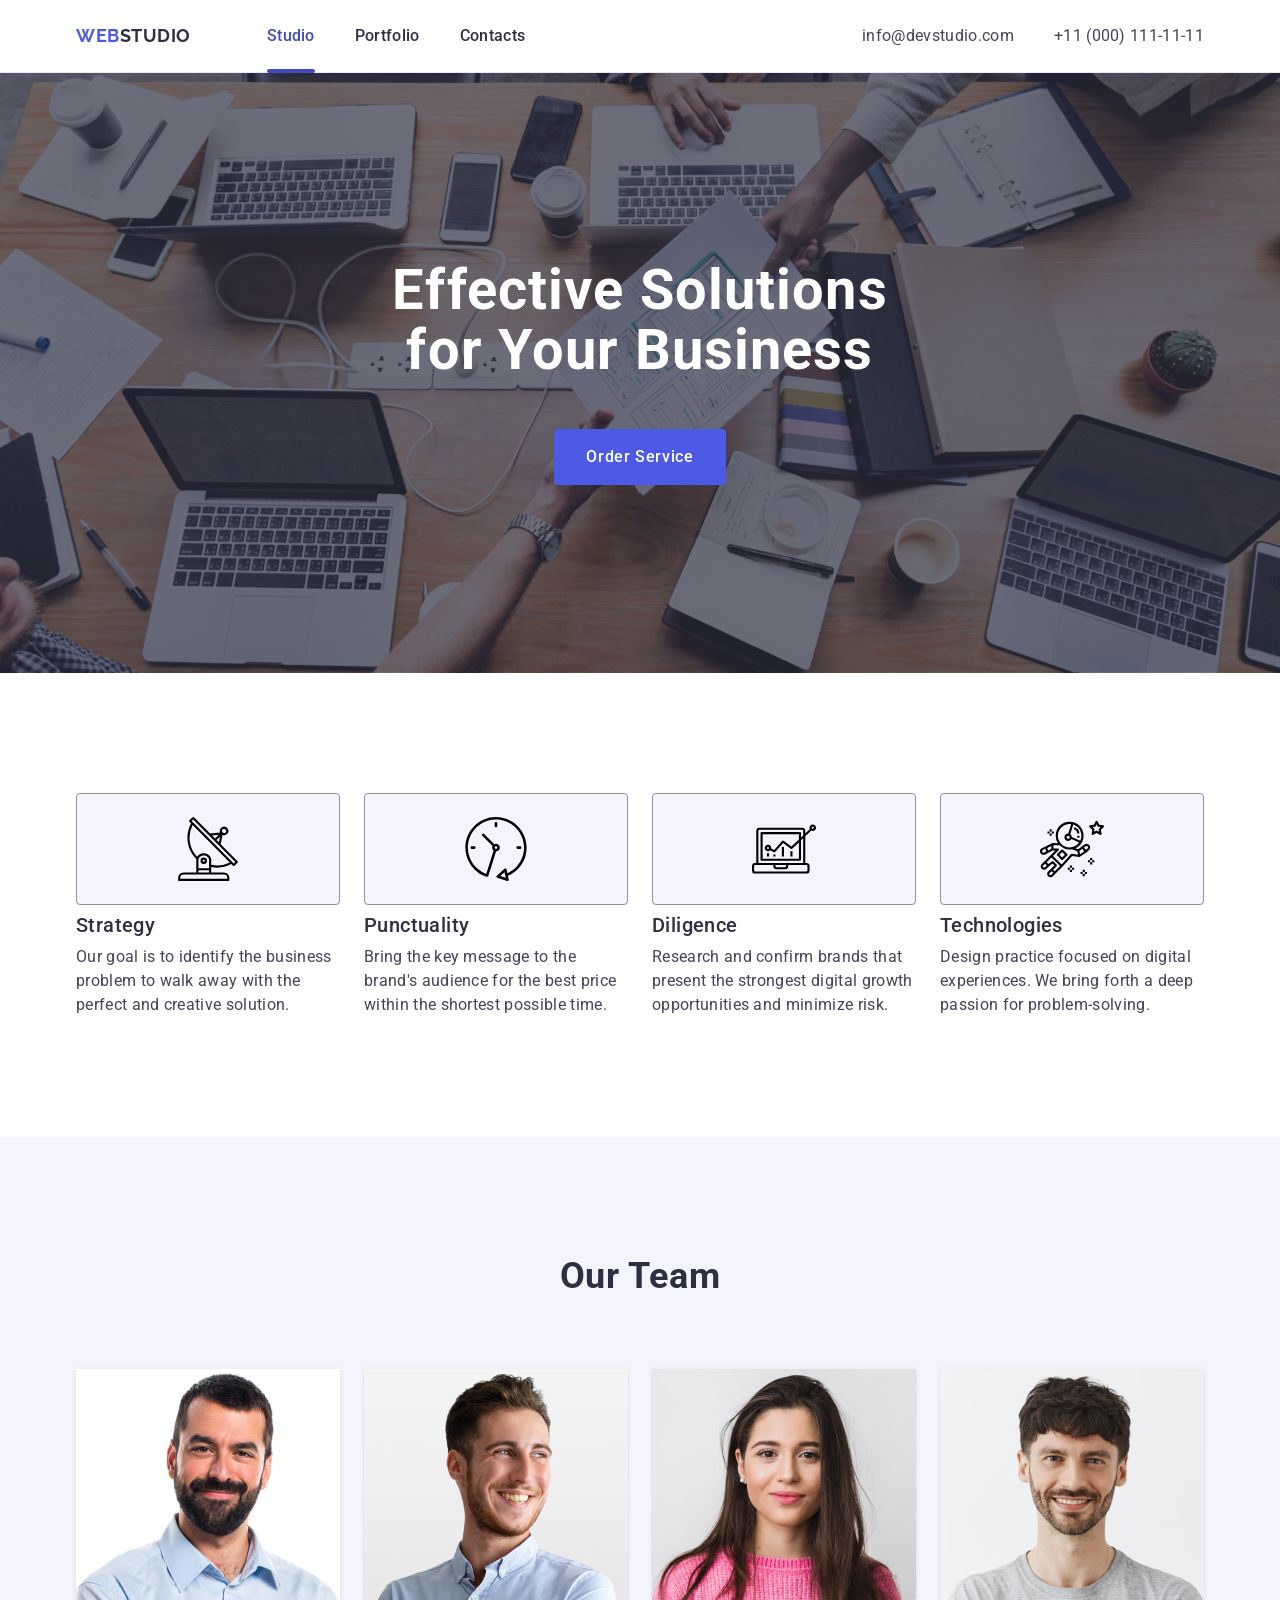
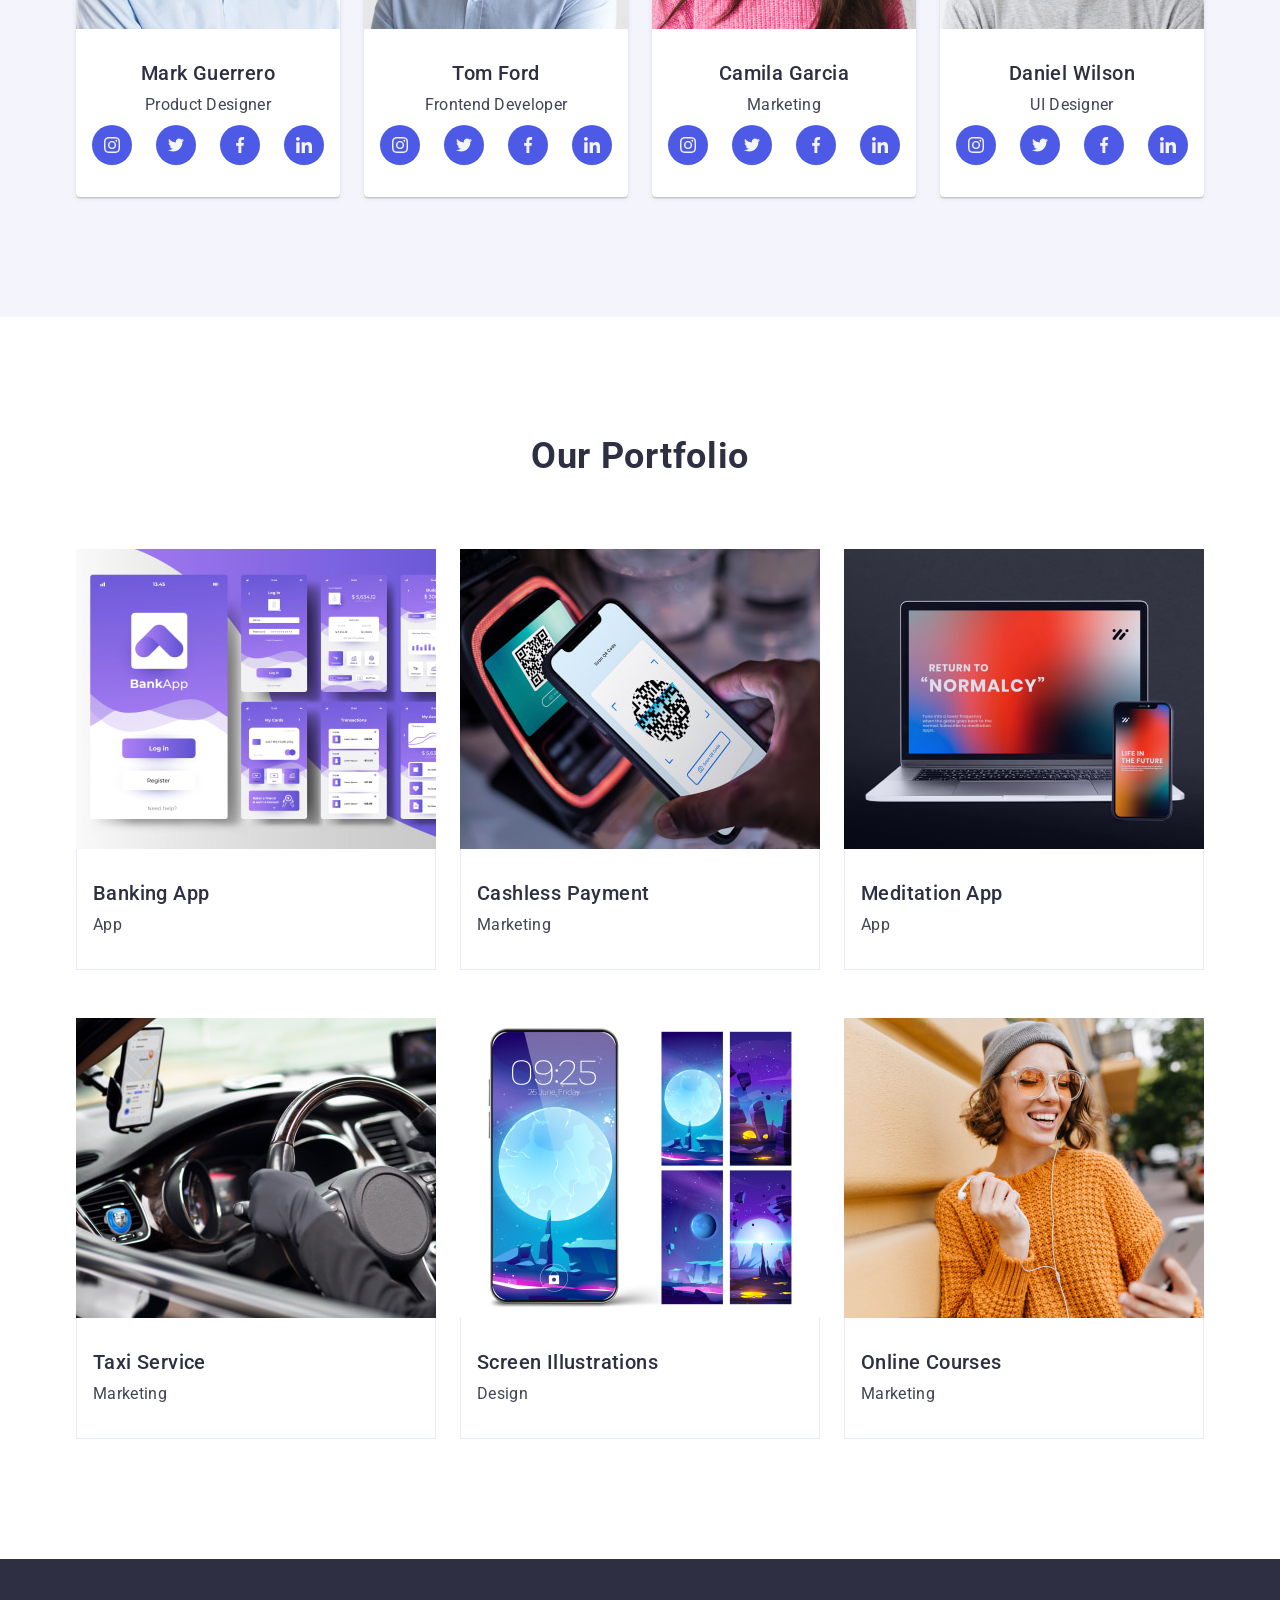
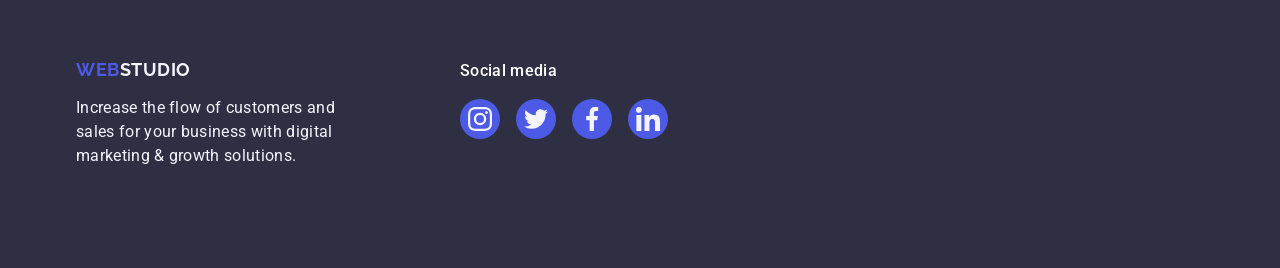
<file: index.html>
<!DOCTYPE html>
<html lang="en">
<!-- head -->

<head>
    <meta charset="UTF-8">
    <meta name="viewport" content="width=device-width, initial-scale=1.0">
    <!-- modern-normalize -->
    <link rel="stylesheet" href="https://cdn.jsdelivr.net/npm/modern-normalize@2.0.0/modern-normalize.min.css">
    <!-- fonts -->
    <link rel="preconnect" href="https://fonts.googleapis.com">
    <link rel="preconnect" href="https://fonts.gstatic.com" crossorigin>
    <link href="https://fonts.googleapis.com/css2?family=Raleway:wght@700&family=Roboto:wght@400;500;700&display=swap"
        rel="stylesheet">
    <!-- favicon -->
    <link rel="shortcut icon" href="./images/favicon.ico" type="image/x-icon">
    <!-- import styles.css -->
    <link rel="stylesheet" href="./css/styles.css" />
    <title>Web Studio</title>
</head>

<!-- body -->

<body>
    <!-- header -->
    <header class="header">
        <div class="container header-container">
            <!-- navigation -->
            <nav class="nav">
                <!-- logo -->
                <a class="logo nav-logo" href="./index.html">Web<span class="logo-dark-accent">Studio</span></a>
                <ul class="nav-list">
                    <li class="nav-item header-nav-item">
                        <a class="nav-link nav-link-active" href="./index.html">Studio</a>
                    </li>
                    <li class="nav-item header-nav-item">
                        <a class="nav-link" href="">Portfolio</a>
                    </li>
                    <li class="nav-item header-nav-item">
                        <a class="nav-link" href="">Contacts</a>
                    </li>
                </ul>
            </nav>

            <!-- contacts information -->
            <address class="contacts">
                <ul class="contacts-list">
                    <li class="contacts-item">
                        <a class="contact-link" href="mailto:info@devstudio.com">info@devstudio.com</a>
                    </li>
                    <li class="contacts-item">
                        <a class="contact-link" href="tel:+110001111111">+11 (000) 111-11-11</a>
                    </li>
                </ul>
            </address>
        </div>
    </header>

    <!-- main -->
    <main>

        <!-- hero section -->
        <section class="hero">
            <div class="container">
                <h1 class="hero-title">Effective Solutions for Your Business</h1>
                <button class="hero-btn" type="button">Order Service</button>
            </div>
        </section>

        <!-- features section -->
        <section class="section features">
            <div class="container">
                <h2 class="visually-hidden">Features</h2>
                <ul class="section-list-flex">
                    <li class="card-width-if-four">
                        <div class="features-icon-wrap">
                            <svg class="features-icon" width="64" height="64">
                                <use href="./images/icons.svg#features-1"></use>
                            </svg>
                        </div>
                        <h3 class="card-title">Strategy</h3>
                        <p class="card-paragraf">
                            Our goal is to identify the business
                            problem to walk away with the perfect and creative solution.
                        </p>
                    </li>
                    <li class="card-width-if-four">
                        <div class="features-icon-wrap">
                            <svg class="features-icon" width="64" height="64">
                                <use href="./images/icons.svg#features-2"></use>
                            </svg>
                        </div>
                        <h3 class="card-title">Punctuality</h3>
                        <p class="card-paragraf">
                            Bring the key message to the brand's audience for the best price within the shortest
                            possible
                            time.
                        </p>
                    </li>
                    <li class="card-width-if-four">
                        <div class="features-icon-wrap">
                            <svg class="features-icon" width="64" height="64">
                                <use href="./images/icons.svg#features-3"></use>
                            </svg>
                        </div>
                        <h3 class="card-title">Diligence</h3>
                        <p class="card-paragraf">
                            Research and confirm brands that present the strongest digital growth opportunities and
                            minimize
                            risk.
                        </p>
                    </li>
                    <li class="card-width-if-four">
                        <div class="features-icon-wrap">
                            <svg class="features-icon" width="64" height="64">
                                <use href="./images/icons.svg#features-4"></use>
                            </svg>
                        </div>
                        <h3 class="card-title">Technologies</h3>
                        <p class="card-paragraf">
                            Design practice focused on digital experiences. We bring forth a deep passion for
                            problem-solving.
                        </p>
                    </li>
                </ul>
            </div>
        </section>

        <!-- team section -->
        <section class="section team">
            <div class="container">
                <h2 class="section-title">Our Team</h2>
                <ul class="section-list-flex">
                    <li class="team-card card-width-if-four">
                        <img src="./images/team/mark-guerrero.jpg"
                            alt="an attractive man with a beard is smiling and looking ahead" width="264"
                            height="260" />
                        <div class="card-text-wrap team-text-wrap">
                            <h3 class="card-title">Mark Guerrero</h3>
                            <p class="card-paragraf team-text">Product Designer</p>
                            <ul class="socials-list section-list-flex">
                                <li class="socials-item card-width-if-four">
                                    <a href="" class="socials-link">
                                        <svg class="socials-icon" width="16" height="16">
                                            <use href="./images/icons.svg#instagram"></use>
                                        </svg>
                                    </a>
                                </li>
                                <li class="socials-item card-width-if-four">
                                    <a href="" class="socials-link">
                                        <svg class="socials-icon" width="16" height="16">
                                            <use href="./images/icons.svg#twitter"></use>
                                        </svg>
                                    </a>
                                </li>
                                <li class="socials-item card-width-if-four">
                                    <a href="" class="socials-link">
                                        <svg class="socials-icon" width="16" height="16">
                                            <use href="./images/icons.svg#facebook"></use>
                                        </svg>
                                    </a>
                                </li>
                                <li class="socials-item card-width-if-four">
                                    <a href="" class="socials-link">
                                        <svg class="socials-icon" width="16" height="16">
                                            <use href="./images/icons.svg#linkedin"></use>
                                        </svg>
                                    </a>
                                </li>
                            </ul>
                        </div>
                    </li>
                    <li class="team-card card-width-if-four">
                        <img src="./images/team/tom-ford.jpg" alt="a young man looks away with a wide smile" width="264"
                            height="260" />
                        <div class="card-text-wrap team-text-wrap">
                            <h3 class="card-title">Tom Ford</h3>
                            <p class="card-paragraf team-text">Frontend Developer</p>
                            <ul class="socials-list section-list-flex">
                                <li class="socials-item card-width-if-four">
                                    <a href="" class="socials-link">
                                        <svg class="socials-icon" width="16" height="16">
                                            <use href="./images/icons.svg#instagram"></use>
                                        </svg>
                                    </a>
                                </li>
                                <li class="socials-item card-width-if-four">
                                    <a href="" class="socials-link">
                                        <svg class="socials-icon" width="16" height="16">
                                            <use href="./images/icons.svg#twitter"></use>
                                        </svg>
                                    </a>
                                </li>
                                <li class="socials-item card-width-if-four">
                                    <a href="" class="socials-link">
                                        <svg class="socials-icon" width="16" height="16">
                                            <use href="./images/icons.svg#facebook"></use>
                                        </svg>
                                    </a>
                                </li>
                                <li class="socials-item card-width-if-four">
                                    <a href="" class="socials-link">
                                        <svg class="socials-icon" width="16" height="16">
                                            <use href="./images/icons.svg#linkedin"></use>
                                        </svg>
                                    </a>
                                </li>
                            </ul>
                        </div>
                    </li>
                    <li class="team-card card-width-if-four">
                        <img src="./images/team/camila-garcia.jpg"
                            alt="young beautiful woman pink warm sweater natural look smiling portrait isolated long hair"
                            width="264" height="260" />
                        <div class="card-text-wrap team-text-wrap">
                            <h3 class="card-title">Camila Garcia</h3>
                            <p class="card-paragraf team-text">Marketing</p>
                            <ul class="socials-list section-list-flex">
                                <li class="socials-item card-width-if-four">
                                    <a href="" class="socials-link">
                                        <svg class="socials-icon" width="16" height="16">
                                            <use href="./images/icons.svg#instagram"></use>
                                        </svg>
                                    </a>
                                </li>
                                <li class="socials-item card-width-if-four">
                                    <a href="" class="socials-link">
                                        <svg class="socials-icon" width="16" height="16">
                                            <use href="./images/icons.svg#twitter"></use>
                                        </svg>
                                    </a>
                                </li>
                                <li class="socials-item card-width-if-four">
                                    <a href="" class="socials-link">
                                        <svg class="socials-icon" width="16" height="16">
                                            <use href="./images/icons.svg#facebook"></use>
                                        </svg>
                                    </a>
                                </li>
                                <li class="socials-item card-width-if-four">
                                    <a href="" class="socials-link">
                                        <svg class="socials-icon" width="16" height="16">
                                            <use href="./images/icons.svg#linkedin"></use>
                                        </svg>
                                    </a>
                                </li>
                            </ul>
                        </div>
                    </li>
                    <li class="team-card card-width-if-four">
                        <img src="./images/team/daniel-wilson.jpg"
                            alt="confident handsome guy posing against white wall" width="264" height="260" />
                        <div class="card-text-wrap team-text-wrap">
                            <h3 class="card-title">Daniel Wilson</h3>
                            <p class="card-paragraf team-text">UI Designer</p>
                            <ul class="socials-list section-list-flex">
                                <li class="socials-item card-width-if-four">
                                    <a href="" class="socials-link">
                                        <svg class="socials-icon" width="16" height="16">
                                            <use href="./images/icons.svg#instagram"></use>
                                        </svg>
                                    </a>
                                </li>
                                <li class="socials-item card-width-if-four">
                                    <a href="" class="socials-link">
                                        <svg class="socials-icon" width="16" height="16">
                                            <use href="./images/icons.svg#twitter"></use>
                                        </svg>
                                    </a>
                                </li>
                                <li class="socials-item card-width-if-four">
                                    <a href="" class="socials-link">
                                        <svg class="socials-icon" width="16" height="16">
                                            <use href="./images/icons.svg#facebook"></use>
                                        </svg>
                                    </a>
                                </li>
                                <li class="socials-item card-width-if-four">
                                    <a href="" class="socials-link">
                                        <svg class="socials-icon" width="16" height="16">
                                            <use href="./images/icons.svg#linkedin"></use>
                                        </svg>
                                    </a>
                                </li>
                            </ul>
                        </div>
                    </li>
                </ul>
            </div>
        </section>

        <!-- portfolio section -->
        <section class="section portfolio">
            <div class="container">
                <h2 class="section-title">Our Portfolio</h2>
                <ul class="section-list-flex portfolio-list">
                    <li class="card-width-if-three portfolio-card">
                        <div class="overlay-wrap">
                            <img src="./images/portfolio/portfolio-1.jpg"
                                alt="Banking mobile application mockup in purple and white colors" width="360"
                                height="300" />
                            <p class="overlay">
                                14 Stylish and User-Friendly App Design Concepts · Task Manager App · Calorie Tracker
                                App · Exotic Fruit Ecommerce App ·
                                Cloud Storage App
                            </p>
                        </div>
                        <div class="card-text-wrap portfolio-text-wrap">
                            <h3 class="card-title">Banking App</h3>
                            <p class="card-paragraf">App</p>
                        </div>
                    </li>
                    <li class="card-width-if-three portfolio-card">
                        <div class="overlay-wrap">
                            <img src="./images/portfolio/portfolio-2.jpg"
                                alt="Mobile phone reads qr code for non-cash payment" width="360" height="300" />
                            <p class="overlay">
                                14 Stylish and User-Friendly App Design Concepts · Task Manager App · Calorie Tracker
                                App · Exotic Fruit Ecommerce
                                App · Cloud Storage App
                            </p>
                        </div>
                        <div class="card-text-wrap portfolio-text-wrap">
                            <h3 class="card-title">Cashless Payment</h3>
                            <p class="card-paragraf">Marketing</p>
                        </div>
                    </li>
                    <li class="card-width-if-three portfolio-card">
                        <div class="overlay-wrap">
                            <img src="./images/portfolio/portfolio-3.jpg"
                                alt="The same application on the screen of a laptop and a smartphone on a black background"
                                width="360" height="300" />
                            <p class="overlay">
                                14 Stylish and User-Friendly App Design Concepts · Task Manager App · Calorie Tracker
                                App · Exotic Fruit Ecommerce
                                App · Cloud Storage App
                            </p>
                        </div>
                        <div class="card-text-wrap portfolio-text-wrap">
                            <h3 class="card-title">Meditation App</h3>
                            <p class="card-paragraf">App</p>
                        </div>
                    </li>
                    <li class="card-width-if-three portfolio-card">
                        <div class="overlay-wrap">
                            <img src="./images/portfolio/portfolio-4.jpg"
                                alt="Hands on the steering wheel, black interior GPS navigation applications on the smartphone screen"
                                width="360" height="300" />
                            <p class="overlay">
                                14 Stylish and User-Friendly App Design Concepts · Task Manager App · Calorie Tracker
                                App · Exotic Fruit Ecommerce
                                App · Cloud Storage App
                            </p>
                        </div>
                        <div class="card-text-wrap portfolio-text-wrap">
                            <h3 class="card-title">Taxi Service</h3>
                            <p class="card-paragraf">Marketing</p>
                        </div>
                    </li>
                    <li class="card-width-if-three portfolio-card">
                        <div class="overlay-wrap">
                            <img src="./images/portfolio/portfolio-5.jpg"
                                alt="Screensaver on the smartphone screen and four illustrations of the night moon sky in violet-blue shades"
                                width="360" height="300" />
                            <p class="overlay">
                                14 Stylish and User-Friendly App Design Concepts · Task Manager App · Calorie Tracker
                                App · Exotic Fruit Ecommerce
                                App · Cloud Storage App
                            </p>
                        </div>
                        <div class="card-text-wrap portfolio-text-wrap">
                            <h3 class="card-title">Screen Illustrations</h3>
                            <p class="card-paragraf">Design</p>
                        </div>
                    </li>
                    <li class="card-width-if-three portfolio-card">
                        <div class="overlay-wrap">
                            <img src="./images/portfolio/portfolio-6.jpg"
                                alt="A girl in an orange sweater, glasses and headphones with a smartphone in her hands"
                                width="360" height="300" />
                            <p class="overlay">
                                14 Stylish and User-Friendly App Design Concepts · Task Manager App · Calorie Tracker
                                App · Exotic Fruit Ecommerce
                                App · Cloud Storage App
                            </p>
                        </div>
                        <div class="card-text-wrap portfolio-text-wrap">
                            <h3 class="card-title">Online Courses</h3>
                            <p class="card-paragraf">Marketing</p>
                        </div>
                    </li>
                </ul>
            </div>
        </section>
    </main>

    <!-- footer -->
    <footer class="footer">
        <div class="container footer-container">
            <!-- logo -->
            <div class="footer-logo-wrap">
                <a class="logo footer-logo" href="./index.html">Web<span class="logo-light-accent">Studio</span></a>
                <p class="footer-text">
                    Increase the flow of customers and sales for your business with digital marketing & growth
                    solutions.
                </p>
            </div>
            <!-- socials -->
            <div>
                <p class="footer-socials-title">Social media</p>
                <ul class="socials-list section-list-flex footer-socials-list">
                    <li class="socials-item card-width-if-four">
                        <a href="" class="socials-link footer-socials-link">
                            <svg class="socials-icon" width="24" height="24">
                                <use href="./images/icons.svg#instagram"></use>
                            </svg>
                        </a>
                    </li>
                    <li class="socials-item card-width-if-four">
                        <a href="" class="socials-link footer-socials-link">
                            <svg class="socials-icon" width="24" height="24">
                                <use href="./images/icons.svg#twitter"></use>
                            </svg>
                        </a>
                    </li>
                    <li class="socials-item card-width-if-four">
                        <a href="" class="socials-link footer-socials-link">
                            <svg class="socials-icon" width="24" height="24">
                                <use href="./images/icons.svg#facebook"></use>
                            </svg>
                        </a>
                    </li>
                    <li class="socials-item card-width-if-four">
                        <a href="" class="socials-link footer-socials-link">
                            <svg class="socials-icon" width="24" height="24">
                                <use href="./images/icons.svg#linkedin"></use>
                            </svg>
                        </a>
                    </li>
                </ul>
            </div>


        </div>
    </footer>
</body>

</html>
</file>
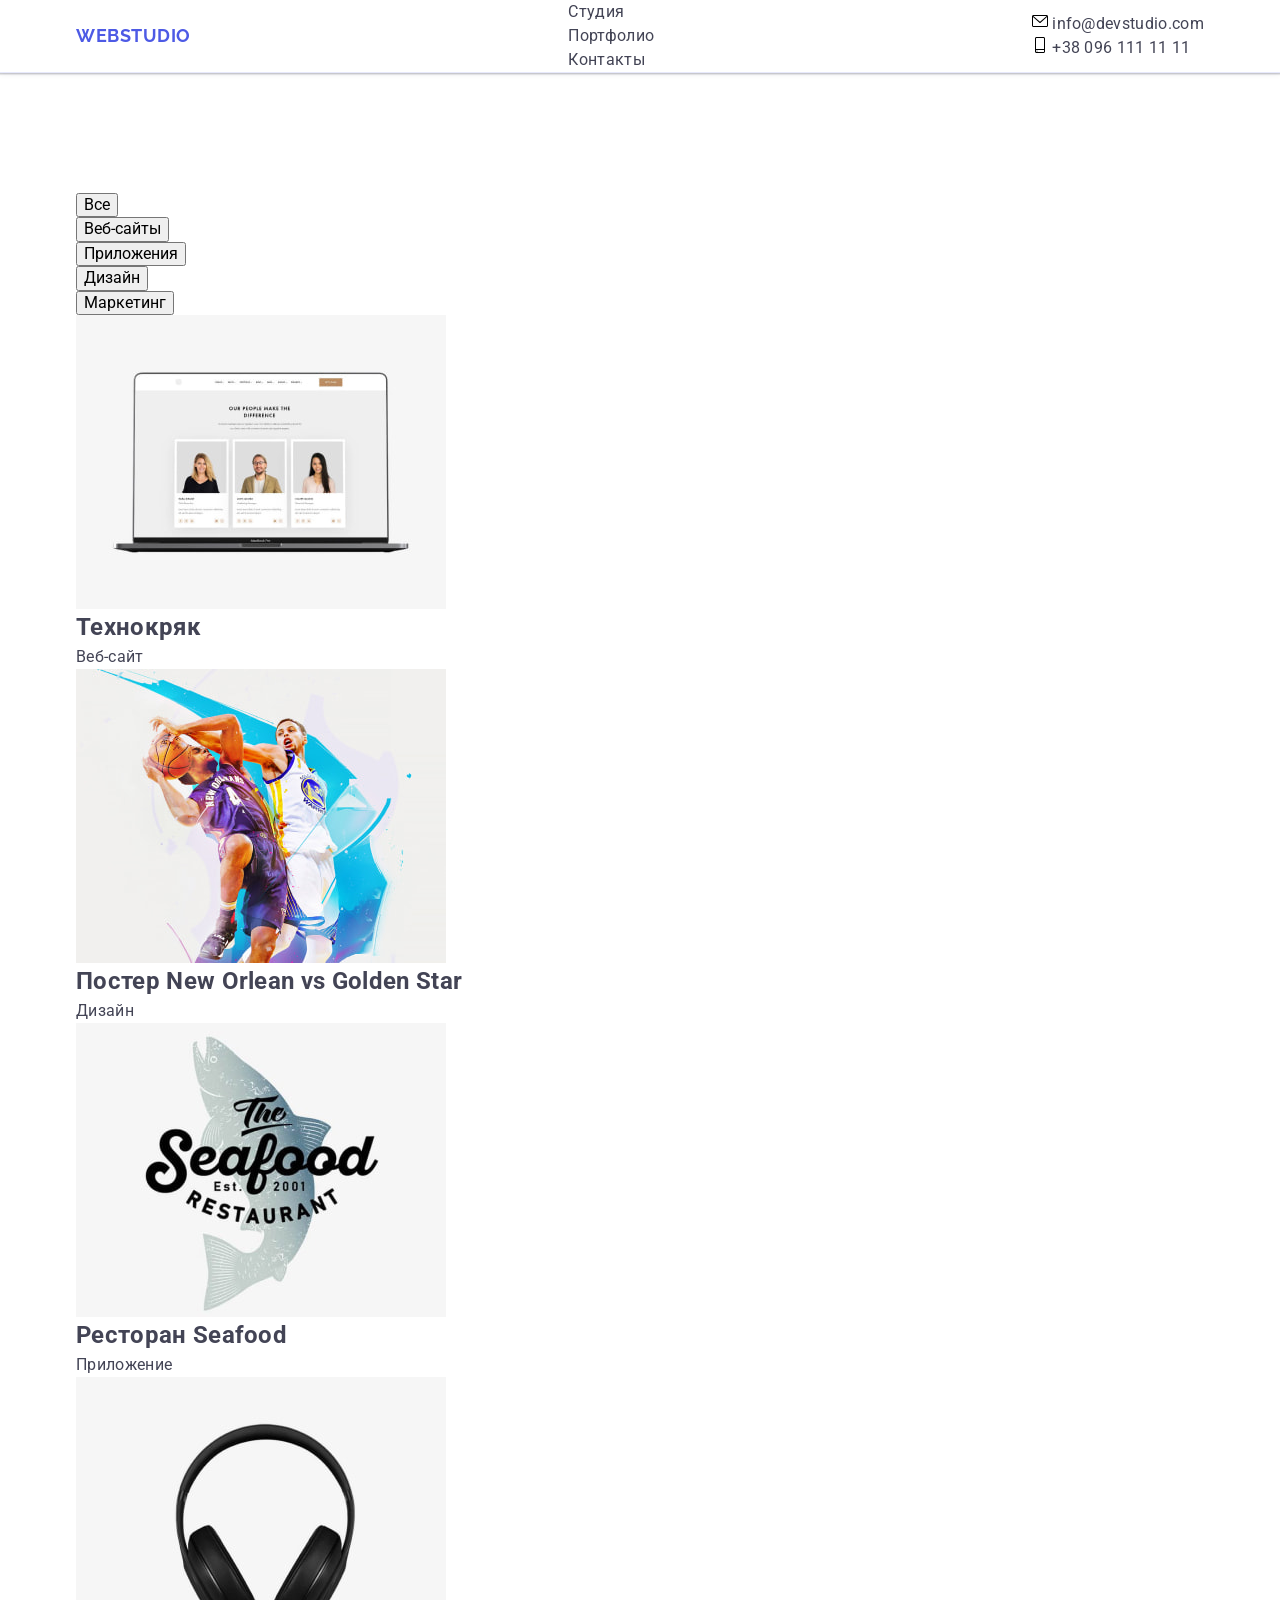
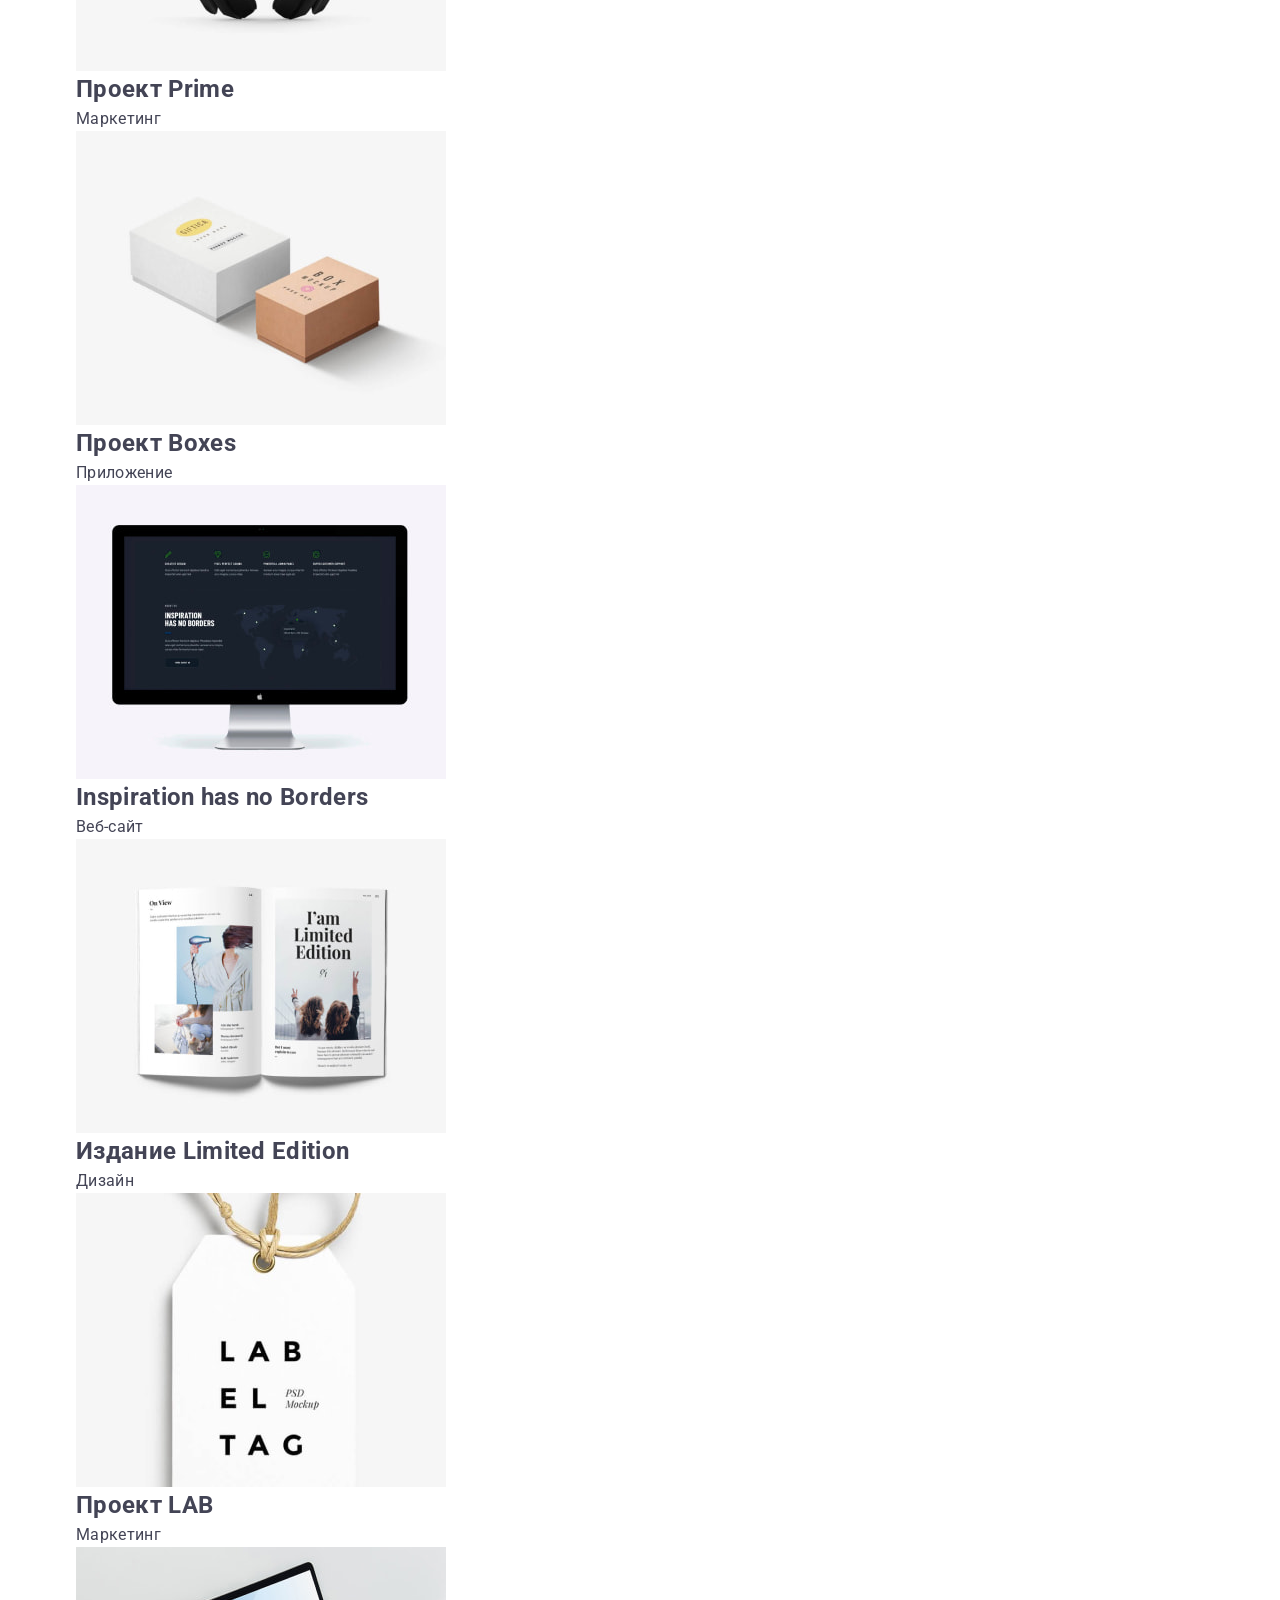
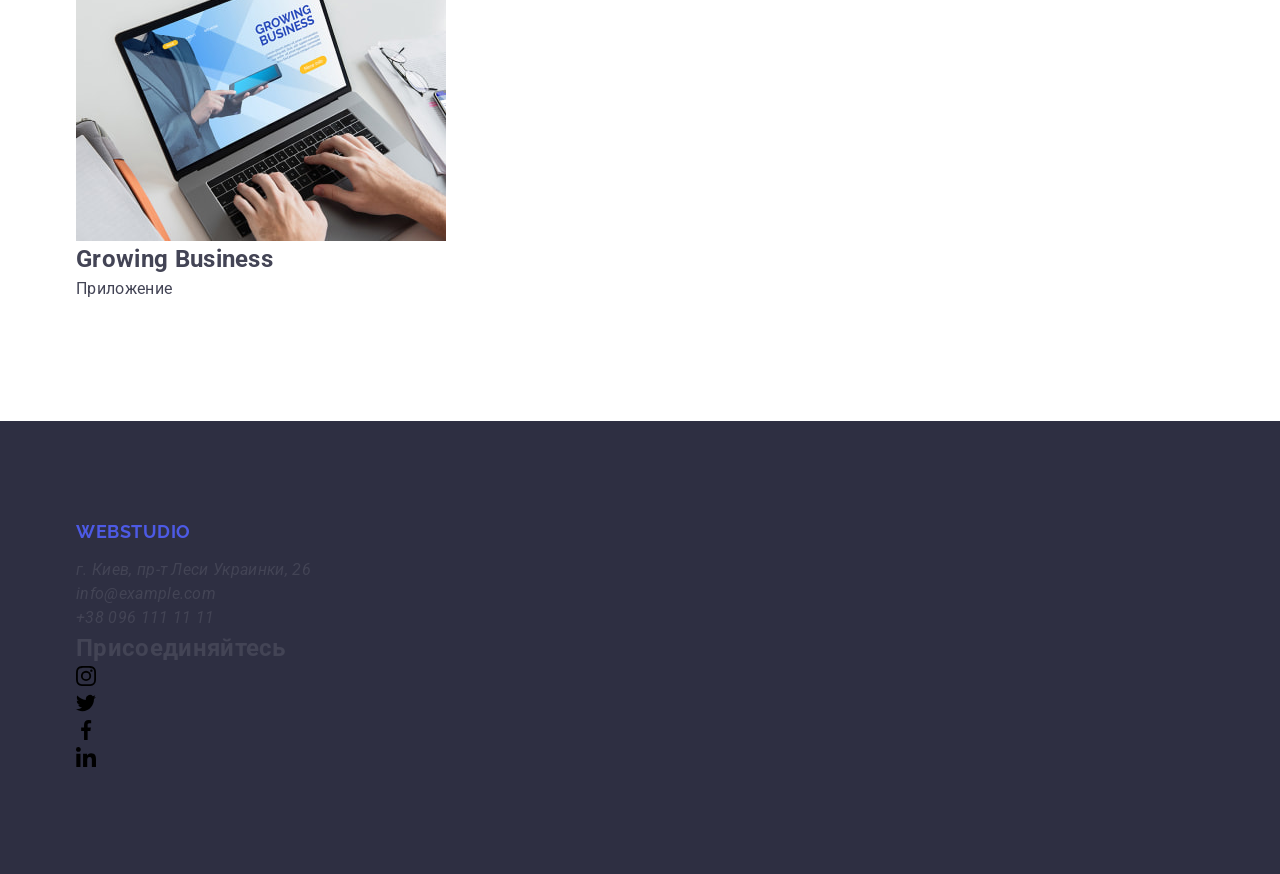
<file: portfolio.html>
<!DOCTYPE html>
<html lang="ru">

<head>
    <meta charset="UTF-8">
    <meta http-equiv="X-UA-Compatible" content="IE=edge">
    <meta name="viewport" content="width=device-width, initial-scale=1.0">
    <title>Портфолио</title>
    <link href="https://fonts.googleapis.com/css2?family=Raleway:wght@700&family=Roboto:wght@400;500;700;900&display=swap"
        rel="stylesheet">
    <link rel="stylesheet" href="https://cdnjs.cloudflare.com/ajax/libs/modern-normalize/1.1.0/modern-normalize.min.css"
        integrity="sha512-wpPYUAdjBVSE4KJnH1VR1HeZfpl1ub8YT/NKx4PuQ5NmX2tKuGu6U/JRp5y+Y8XG2tV+wKQpNHVUX03MfMFn9Q=="
        crossorigin="anonymous" referrerpolicy="no-referrer" />
    <link rel="stylesheet" href="./css/styles.css">
</head>
<body>
<!--Верхняя линия-->
    <header class="header">
        <div class="container header-container">
            <a class="logo" lang="en" href="./index.html"><span class="logo-accent">Web</span>Studio</a>
            <nav class="navigation">
                <ul class="list navigation-list">
                    <li class="header-item navigation-item"><a class="navigation-link link"
                            href="./index.html">Студия</a></li>
                    <li class="header-item navigation-item"><a class="navigation-link link current"
                            href="./portfolio.html">Портфолио</a></li>
                    <li class="header-item navigation-item"><a class="navigation-link link" href="">Контакты</a></li>
                </ul>
            </nav>
            <ul class="list header-list">
                <li class="header-item">
                    <a class="header-mail link" href="mailto:info@devstudio.com">
                        <svg class="mail-icon" width="16" height="16">
                            <use href="./images/symbol-defs.svg#mail"></use>
                        </svg>
                        info@devstudio.com
                    </a>
                </li>
                <li class="header-item">
                    <a class="header-tel link" href="tel:+380961111111">
                        <svg class="mail-icon" width="16" height="16">
                            <use href="./images/symbol-defs.svg#smartphone"></use>
                        </svg>
                        +38 096 111 11 11
                    </a>
                </li>
            </ul>
        </div>
    </header>
    <main class="main">
        <section class="section">
            <div class="container">
                <h1 class="visually-hidden">Портфолио</h1>
                <!--Фільтри-->
                <ul class="list filter-list">
                    <li class="item filter-item"><button class="filter-btn" type="button">Все</button></li>
                    <li class="item filter-item"><button class="filter-btn" type="button">Веб-сайты</button></li>
                    <li class="item filter-item"><button class="filter-btn" type="button">Приложения</button></li>
                    <li class="item filter-item"><button class="filter-btn" type="button">Дизайн</button></li>
                    <li class="item filter-item"><button class="filter-btn" type="button">Маркетинг</button></li>
                </ul>
                <!--Портфолио-->
                <ul class="list portfolio-list">
                    <li class="item">
                        <a class="link portfolio-link" href="#">
                            <img class="img" src="./images/portfolio/pr1/img.jpg" alt="Веб-сайт на ноутбуке" width="370" height="294">
                            <div class="portfolio-content">
                                <h2 class="portfolio-title">Технокряк</h2>
                                <p class="portfolio-text">Веб-сайт</p>
                            </div>
                        </a>
                    </li>
                    <li class="item">
                        <a class="link portfolio-link" href="#">
                            <img class="img" src="./images/portfolio/pr2/img.jpg" alt="Баскетболисты" width="370" height="294">
                            <div class="portfolio-content">
                                <h2 class="portfolio-title">Постер <span lang="en">New Orlean vs Golden Star</span></h2>
                                <p class="portfolio-text">Дизайн</p>
                            </div>
                        </a>
                    </li>
                    <li class="item">
                        <a class="link portfolio-link" href="#">
                            <img class="img" src="./images/portfolio/pr3/img.jpg" alt="Логотип ресторана" width="370" height="294">
                            <div class="portfolio-content">
                                <h2 class="portfolio-title">Ресторан <span lang="en">Seafood</span></h2>
                                <p class="portfolio-text">Приложение</p>
                            </div>
                        </a>
                    </li>
                    <li class="item portfolio-link">
                        <a class="link" href="#">
                            <img class="img" src="./images/portfolio/pr4/img.jpg" alt="Наушники" width="370" height="294">
                            <div class="portfolio-content">
                                <h2 class="portfolio-title">Проект <span lang="en">Prime</span></h2>
                                <p class="portfolio-text">Маркетинг</p>
                            </div>
                        </a>
                    </li>
                    <li class="item">
                        <a class="link portfolio-link" href="#">
                            <img class="img" src="./images/portfolio/pr5/img.jpg" alt="Две коробочки" width="370" height="294">
                            <div class="portfolio-content">
                                <h2 class="portfolio-title">Проект <span lang="en">Boxes</span></h2>
                                <p class="portfolio-text">Приложение</p>
                            </div>
                        </a>
                    </li>
                    <li class="item">
                        <a class="link portfolio-link" href="#">
                            <img class="img" src="./images/portfolio/pr6/img.jpg" alt="Монитор компьютера" width="370" height="294">
                            <div class="portfolio-content">
                                <h2 class="portfolio-title" lang="en">Inspiration has no Borders</h2>
                                <p class="portfolio-text">Веб-сайт</p>
                            </div>
                        </a>
                    </li>
                    <li class="item">
                        <a class="link portfolio-link" href="#">
                            <img class="img" src="./images/portfolio/pr7/img.jpg" alt="Разворот журнала" width="370" height="294">
                            <div class="portfolio-content">
                                <h2 class="portfolio-title">Издание <span lang="en">Limited Edition</span></h2>
                                <p class="portfolio-text">Дизайн</p>
                            </div>
                        </a>
                    </li>
                    <li class="item">
                        <a class="link portfolio-link" href="#">
                            <img class="img" src="./images/portfolio/pr8/img.jpg" alt="Бирка" width="370" height="294">
                            <div class="portfolio-content">
                                <h2 class="portfolio-title">Проект <span lang="en">LAB</span></h2>
                                <p class="portfolio-text">Маркетинг</p>
                            </div>
                        </a>
                    </li>
                    <li class="item">
                        <a class="link portfolio-link" href="#">
                            <img class="img" src="./images/portfolio/pr9/img.jpg" alt="Работа на ноутбуке" width="370" height="294">
                            <div class="portfolio-content">
                                <h2 class="portfolio-title" lang="en">Growing Business</h2>
                                <p class="portfolio-text">Приложение</p>
                            </div>
                        </a>
                    </li>
                </ul>
            </div>
        </section>


    </main>
    <!--Подвал-->
    <footer class="footer">
        <div class="container footer-conteiner">
            <div class="logo-group">
                <a class="logo footer-logo" lang="en" href="./index.html"><span class="logo-accent">Web</span>Studio</a>
                <address class="footer-group">
                    <ul class="list footer-list">
                        <li class="footer-item"><a class="link" href="https://bit.ly/3pXMvUd" target="_blank"
                                rel="noopener noreferrer">г. Киев, пр-т
                                Леси Украинки, 26</a> </li>
                        <li class="mail footer-item"><a class="link" href="mailto:info@devstudio.com">info@example.com</a>
                        </li>
                        <li class="tel footer-item"><a class="link" href="tel:+380961111111">+38 096 111 11 11</a> </li>
                    </ul>
                </address>
            </div>
            <div>
                <h2 class="sociallinks-title">Присоединяйтесь</h2>
                <ul class="list sociallinks">
                    <li class="item">
                        <a class="social-link footer-link" href="" target="_blank" rel="noopenen noreferrer"
                            aria-label="иконка Инстаграм">
                            <svg class="footer-icon" width="20px" height="20px">
                                <use href="./images/symbol-defs.svg#instagram"></use>
                            </svg>
                        </a>
                    </li>
                    <li class="item">
                        <a class="social-link footer-link" href="" target="_blank" rel="noopenen noreferrer"
                            aria-label="иконка Твиттер">
                            <svg class="footer-icon" width="20px" height="20px">
                                <use href="./images/symbol-defs.svg#twitter"></use>
                            </svg>
                        </a>
                    </li>
                    <li class="item">
                        <a class="social-link footer-link" href="" target="_blank" rel="noopenen noreferrer"
                            aria-label="иконка Фейсбук">
                            <svg class="footer-icon" width="20px" height="20px">
                                <use href="./images/symbol-defs.svg#facebook"></use>
                            </svg>
                        </a>
                    </li>
                    <li class="item">
                        <a class="social-link footer-link" href="" target="_blank" rel="noopenen noreferrer"
                            aria-label="иконка Линкедин">
                            <svg class="footer-icon" width="20px" height="20px">
                                <use href="./images/symbol-defs.svg#linkedin"></use>
                            </svg>
                        </a>
                    </li>
                </ul>
            </div>
        </div>
    </footer>
</body>
</file>
<file: css/styles.css>
:root {
    /* colors */
    --brand-color-white: #FFFFFF;
    --brand-color-dark: #2e2f42;
    --brand-color-grey: #F4F4FD;
    --brand-color-accent: #4D5AE5;
    --pressed-state-color: #404BBF;
    --pressed-state-footer-color: #31D0AA;
    --text-color: #434455;
    --line-color: #E7E9FC;
    --border-color: #8E8F99;

    /* fonts */
    --text-font-family: 'Roboto', sans-serif;
    --logo-font-family: 'Raleway', sans-serif;
}

body {
    font-family: 'Roboto', sans-serif;
    color: var(--text-color);
    background-color: var(--brand-color-white);
    line-height: 1.5;
    letter-spacing: 0.02em;
}
/* ------------------------ */
/* #region обнулення стилів */
h1,
h2,
h3,
h4,
h5,
h6,
p {
    margin: 0;
}

img {
    display: block;
    max-width: 100%;
    height: auto;
}

.visually-hidden {
    position: absolute;
    width: 1px;
    height: 1px;
    margin: -1px;
    border: 0;
    padding: 0;
    white-space: nowrap;
    clip-path: inset(100%);
    clip: rect(0 0 0 0);
    overflow: hidden;
}

ul,
ol {
    list-style-type: none;
    padding: 0;
    margin: 0;
}

a {
    text-decoration: none;
    color: inherit;
}
/* #endregion */

/* --------------------- */
/* #region common styles */

/* container */
.container {
    width: 1158px;

    margin: 0 auto;
    padding: 0 15px;
}

/* section */ 
.section {
    padding: 120px 0;
}
/* section header h2 */
.section-title {
    font-weight: 700;
    font-size: 36px;
    line-height: 1.11;
    text-align: center;
    text-transform: capitalize;
    color: var(--brand-color-dark);
    letter-spacing: 0.02em;
    margin-bottom: 72px;
}
/* flexbox for section */
.section-list-flex {
    display: flex;
    justify-content: space-between;
    gap: 24px;
}

/* ---- */
/* #region card */
.card-title {
    font-weight: 500;
    font-size: 20px;
    line-height: 1.2;
    color: var(--brand-color-dark);
    letter-spacing: 0.02em;
    margin-bottom: 8px;
}
.card-text-wrap {
    padding: 32px 0;
}
.card-width-if-four {
    width: calc((100% - 3 * 24px) / 4);
}
.card-width-if-three {
    width: calc((100% - 2 * 24px) / 3);
}
.overlay-wrap {
    position: relative;
    overflow: hidden;
}
.overlay {
    position: absolute;
    top: 0;
    left: 0;
    width: 100%;
    height: 100%;
    transform: translateY(100%);
    transition: transform 250ms cubic-bezier(0.4, 0, 0.2, 1);
    padding: 40px 32px;
    background-color: var(--brand-color-accent);
    color: var(--brand-color-grey);
}
/* #endregion */

/* ------------ */
/* #region logo */
.logo {
    font-family: var(--logo-font-family);
    font-weight: 700;
    font-size: 18px;
    line-height: 1.17;
    letter-spacing: 0.03em;
    color: var(--brand-color-accent);
    text-transform: uppercase;
    transition: color 250ms cubic-bezier(0.4, 0, 0.2, 1);
}
.logo:hover,
.logo:focus {
    color: var(--pressed-state-color);
}
.logo-dark-accent {
    color: var(--brand-color-dark);
}
.logo-light-accent {
    color: var(--brand-color-grey);
}
/* #endregion */

/* --------------- */
/* #region socials */
.socials-list {
    justify-content: center;
}
.socials-item {
    width: 40px;
    height: 40px;
}
.socials-link {
    display: flex;
    align-items: center;
    justify-content: center;
    width: 100%;
    height: 100%;

    background-color: var(--brand-color-accent);
    border-radius: 50%;
    transition: background-color 250ms cubic-bezier(0.4, 0, 0.2, 1);
}
.socials-link:hover,
.socials-link:focus {
    background-color: var(--pressed-state-color);
    cursor: pointer;
}
.socials-icon {
    fill: var(--brand-color-grey);
}
/* #endregion */

/* -------------- */
/* #region Header */
.header {
    border-bottom: 1px solid var(--line-color);
    box-shadow: 0px 2px 1px rgba(46, 47, 66, 0.08), 
                0px 1px 1px rgba(46, 47, 66, 0.16), 
                0px 1px 6px rgba(46, 47, 66, 0.08);
}
.header-container {
    display: flex;
    align-items: center;
    justify-content: space-between;
}
.header-nav-item {
    position: relative;
}
/* navigation */
.nav {
    display: flex;
    align-items: center;
}
.nav-logo {
    padding: 24px 0;
    margin-right: 76px;
}
.nav-list {
    display: flex;
    align-items: center;
    gap: 40px;
}
.nav-link {
    position: relative;
    display: inline-block;
    color: var(--brand-color-dark);
    font-weight: 500;
    padding: 24px 0;
    transition: color 250ms cubic-bezier(0.4, 0, 0.2, 1);
}
.nav-link:hover,
.nav-link:focus {
    color: var(--pressed-state-color);
}
.nav-link-active {
    color: var(--pressed-state-color);
}
.nav-link-active::after {
    content: "";
    position: absolute;
    bottom: -1px;
    left: 0;
    width: 100%;
    height: 4px;
    border-radius: 2px;
    background-color: var(--pressed-state-color);
}
/* contacts */
.contacts {
    font-style: normal;
}
.contacts-list {
    display: flex;
    align-items: center;
    gap: 40px;
}
.contact-link {
    color: inherit;
    padding: 24px 0;
    transition: color 250ms cubic-bezier(0.4, 0, 0.2, 1);
}
.contact-link:hover,
.contact-link:focus {
    color: var(--pressed-state-color);
}
/* #endregion */

/* ------------ */
/* #region hero */
.hero {
    max-width: 1440px;
    background-image: 
    linear-gradient(
        rgba(46, 47, 66, 0.7), 
        rgba(46, 47, 66, 0.7)),
    url("../images/hero/hero-1.jpg");
    background-color: var(--brand-color-dark);
    background-repeat: no-repeat;
    background-position: center;
    background-size: cover;
    padding: 188px 0;
    margin: 0 auto;
}

.hero-title {
    color: var(--brand-color-white);
    font-weight: 700;
    font-size: 56px;
    line-height: 1.07;
    letter-spacing: 0.02em;
    text-align: center;
    max-width: 496px;
    margin: 0 auto 48px auto;
}
.hero-btn {
    display: block;
    background-color: var(--brand-color-accent);
    color: var(--brand-color-white);
    font-weight: 500;
    letter-spacing: 0.04em;
    cursor: pointer;
    line-height: inherit;
    min-width: 169px;
    height: 56px;
    padding: 16px 32px;
    border: none;
    border-radius: 4px;
    margin: 0 auto;
    transition: background-color 250ms cubic-bezier(0.4, 0, 0.2, 1);
}
.hero-btn:hover,
.hero-btn:focus {
    background-color: var(--pressed-state-color);
}
/* #endregion */

/* ---------------- */
/* #region features */
.features-icon-wrap {
    display: flex;
    align-items: center;
    justify-content: center;
    height: 112px;
    border: 1px solid var(--border-color);
    border-radius: 4px;
    background-color: var(--brand-color-grey);
    padding-top: 24px;
    padding-bottom: 24px;
    margin-bottom: 8px;

}
.features-icon {
    display: block;
    margin: 0 auto;
}
/* #endregion */

/* ------------ */
/* #region team */
.team {
    background-color: var(--brand-color-grey);
}
.team-card {
    background-color: var(--brand-color-white);
    border-radius: 0px 0px 4px 4px;
    box-shadow: 0px 1px 6px rgba(46, 47, 66, 0.08),
                0px 1px 1px rgba(46, 47, 66, 0.16),
                0px 2px 1px rgba(46, 47, 66, 0.08);
}
.team-text-wrap {
    text-align: center;
}
.team-text {
    margin-bottom: 8px;
}
/* #endregion */

/* ---------------- */
/* #region portfolio */
.portfolio-list {
    flex-wrap: wrap;
    row-gap: 48px;
}
.portfolio-card {
    transition: box-shadow 250ms cubic-bezier(0.4, 0, 0.2, 1);
}
.portfolio-card:hover,
.portfolio-card:focus {
    cursor: pointer;
    box-shadow: 0px 1px 6px rgba(46, 47, 66, 0.08),
        0px 1px 1px rgba(46, 47, 66, 0.16),
        0px 2px 1px rgba(46, 47, 66, 0.08);
}
.portfolio-card:hover .overlay,
.portfolio-card:focus .overlay {
    transform: translateY(0);
}
.portfolio-text-wrap {
    border-bottom: 1px solid var(--line-color);
    border-left: 1px solid var(--line-color);
    border-right: 1px solid var(--line-color);
    padding: 32px 16px;
}
/* #endregion */

/* -------------- */
/* #region footer */
.footer {
    background-color: var(--brand-color-dark);
    padding-top: 100px;
    padding-bottom: 100px;
}
.footer-container {
    display: flex;
    align-items: baseline;
}
.footer-logo-wrap {
    margin-right: 120px;
}
.footer-logo {
    display: inline-block;
    margin-bottom: 16px;
}
.footer-text {
    max-width: 264px;
    color: var(--brand-color-grey)
}
.footer-socials-title {
    font-weight: 500;
    color: var(--brand-color-white);
    margin-bottom: 16px;
}
.footer-socials-list {
    gap: 16px;
}
.footer-socials-item {
    padding: 8px;
}
.footer-socials-link:hover,
.footer-socials-link:focus {
    background-color: var(--pressed-state-footer-color);
}
/* #endregion */
</file>
